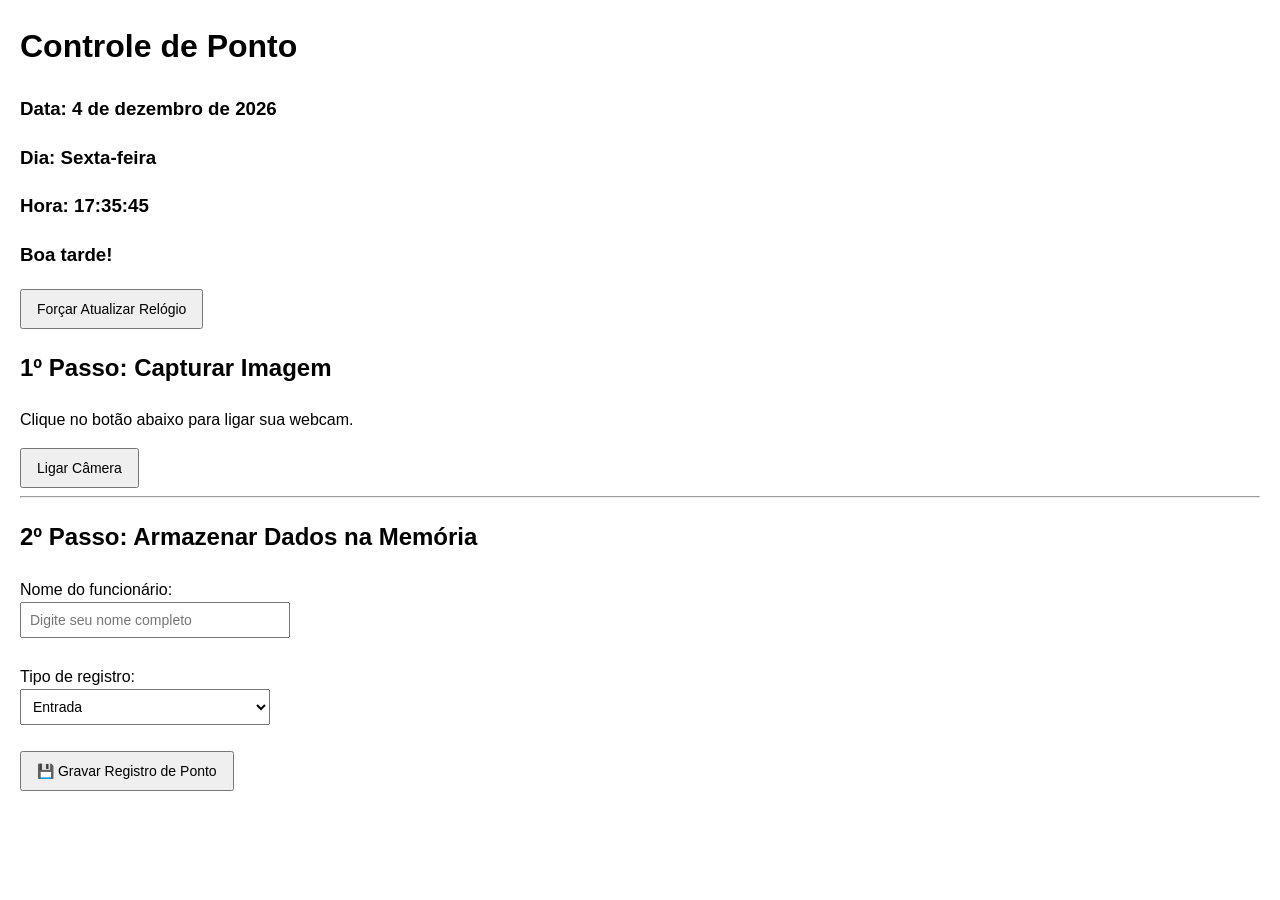
<file: index.html>
<!DOCTYPE html>
<html lang="pt-br">
<head>
    <meta charset="UTF-8">
    <meta name="viewport" content="width=device-width, initial-scale=1.0">
    <title>Controle de Ponto</title>
    <style>
        body { font-family: Arial, sans-serif; margin: 20px; line-height: 1.6; }
        button { padding: 10px 15px; font-size: 14px; cursor: pointer; margin-right: 5px; }
        input, select { padding: 8px; width: 250px; font-size: 14px; }
    </style>
</head>
<body>

    <h1>Controle de Ponto</h1>

    <h3 id="data">Data: Carregando...</h3>
    <h3 id="dia">Dia: Carregando...</h3>
    <h3 id="hora">Hora: Carregando...</h3>
    <h3 id="saudacao">Saudação: Carregando...</h3>

    <button onclick="Atualizar()">Forçar Atualizar Relógio</button>


    <h2>1º Passo: Capturar Imagem</h2>
    <p>Clique no botão abaixo para ligar sua webcam.</p>
    
    <button onclick="abrirCamera()">Ligar Câmera</button>

    <div id="camera" style="display: none; margin-top: 15px;">
        <h3>Sua câmera está ativa:</h3>
        <video id="video" width="400" autoplay style="border: 2px dashed #666;"></video>
        <br><br>
        <button onclick="capturarFoto()">📸 Capturar Foto do Ponto</button>
    </div>

   
    <canvas id="canvas" style="display: none;"></canvas>
    
  
    <div id="registro"></div>

    <hr>
    <h2>2º Passo: Armazenar Dados na Memória</h2>
    
    <label for="nome">Nome do funcionário:</label><br>
    <input type="text" id="nome" placeholder="Digite seu nome completo"><br><br>

    <label for="tipoRegistro">Tipo de registro:</label><br>
    <select id="tipoRegistro">
       <option value="Entrada">Entrada</option>
       <option value="Saída">Saída</option>
    </select><br><br>
    
    <button onclick="registrarPonto()">💾 Gravar Registro de Ponto</button>
    <p id="mensagemRegistrar"></p>
    
    
    <script src="script.js"></script>
</body>
</html>
</file>
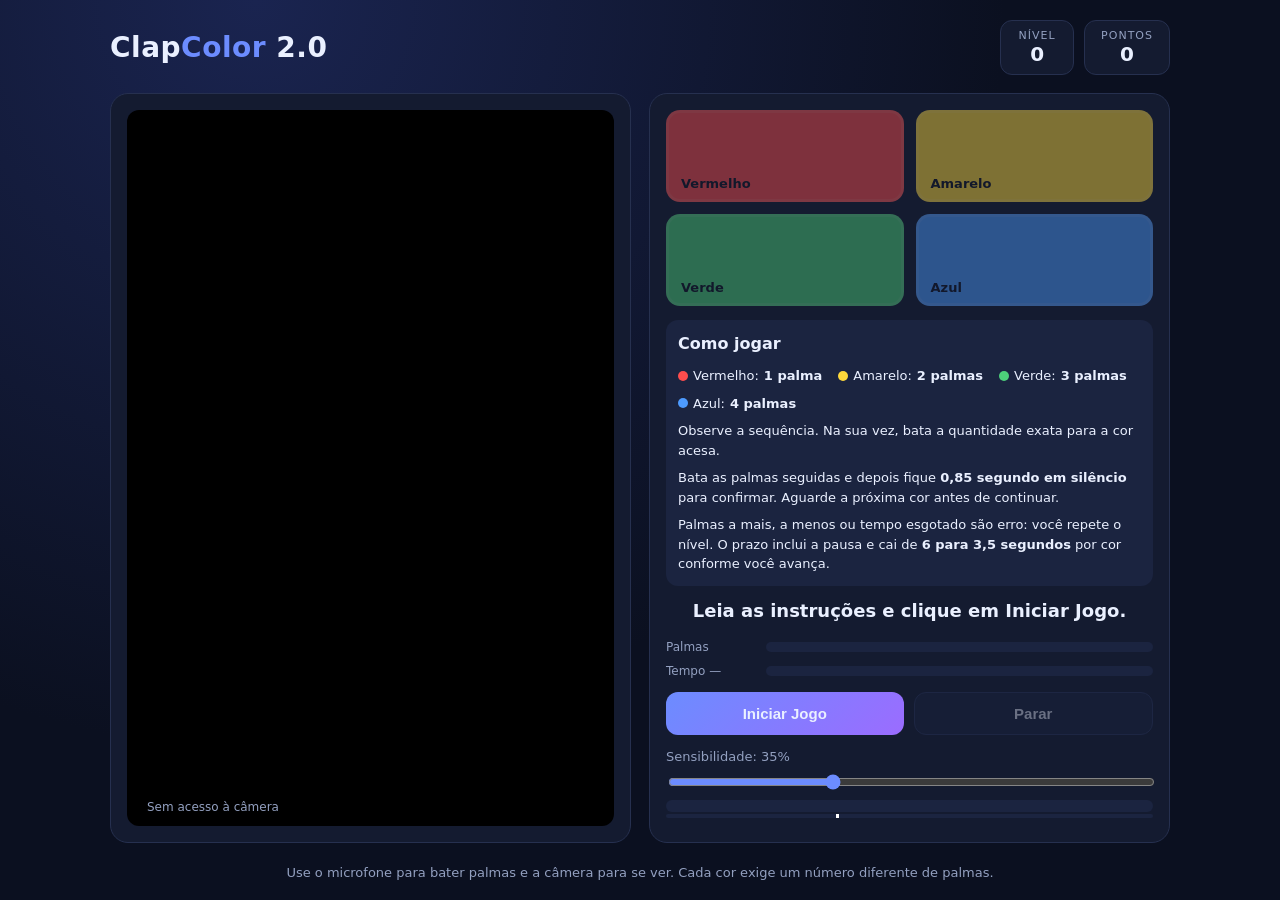
<file: clapcolor/index.html>
<!DOCTYPE html>
<html lang="pt-BR">

<head>
  <meta charset="UTF-8" />
  <meta name="viewport" content="width=device-width, initial-scale=1.0" />
  <title>ClapColor 2.0 — Jogo de Memória com Palmas</title>
  <link rel="stylesheet" href="css.css" />
</head>

<body>
  <div class="app">
    <header class="topbar">
      <h1>Clap<span>Color</span> 2.0</h1>

      <div class="hud">
        <div class="hud-item">
          <span class="hud-label">Nível</span>
          <span id="level">0</span>
        </div>

        <div class="hud-item">
          <span class="hud-label">Pontos</span>
          <span id="score">0</span>
        </div>
      </div>
    </header>

    <main class="stage">
      <!-- Câmera + feedback -->
      <section class="camera-panel">
        <video id="camera" autoplay playsinline muted></video>
        <div id="clapFlash" class="clap-flash"></div>
        <div class="cam-badge" id="camStatus">Câmera desligada</div>
      </section>

      <!-- Painel de jogo -->
      <section class="board-panel">

        <div class="pads" id="pads">
          <!-- preenchido via JS -->
        </div>

        <section class="instructions" aria-labelledby="instructionsTitle">
          <h2 id="instructionsTitle">Como jogar</h2>
          <div class="legend" id="legend"><!-- preenchido via JS --></div>
          <p>Observe a sequência. Na sua vez, bata a quantidade exata para a cor acesa.</p>
          <p>Bata as palmas seguidas e depois fique <strong>0,85 segundo em silêncio</strong> para confirmar. Aguarde a
            próxima cor antes de continuar.</p>
          <p>Palmas a mais, a menos ou tempo esgotado são erro: você repete o nível. O prazo inclui a pausa e cai de
            <strong>6 para 3,5 segundos</strong> por cor conforme você avança.</p>
        </section>

        <div class="prompt" id="prompt" role="status">Leia as instruções e clique em Iniciar Jogo.</div>

        <!-- Barras: progresso de palmas + tempo restante da etapa -->
        <div class="bars">
          <div class="bar-row">
            <span class="bar-label">Palmas</span>
            <div class="progress">
              <div class="progress-bar" id="progressBar"></div>
            </div>
          </div>

          <div class="bar-row">
            <span class="bar-label">Tempo <span id="timeValue">—</span></span>
            <div class="progress time">
              <div class="progress-bar time-bar" id="timeBar"></div>
            </div>
          </div>
        </div>

        <div class="controls">
          <button id="startBtn" class="btn primary">Iniciar Jogo</button>
          <button id="stopBtn" class="btn" disabled>Parar</button>
        </div>

        <!-- Medidor de som do microfone -->
        <div class="mic-meter">
          <label for="sensitivity">
            Sensibilidade: <span id="sensValue">35</span>%
          </label>

          <input type="range" id="sensitivity" min="5" max="95" value="35" />

          <div class="meter-track">
            <div class="meter-fill" id="meterFill"></div>
          </div>

          <div class="meter-track threshold">
            <div class="threshold-line" id="thresholdLine"></div>
          </div>
        </div>
      </section>
    </main>

    <footer class="footer">
      <p>
        Use o microfone para bater palmas e a câmera para se ver.
        Cada cor exige um número diferente de palmas.
      </p>
    </footer>
  </div>

  <script src="script.js"></script>
</body>

</html>
</file>
<file: clapcolor/css.css>
:root {
  --bg: #0b1020;
  --panel: #141b30;
  --panel-2: #1b2440;
  --text: #eaf0ff;
  --muted: #93a0c0;
  --accent: #6c8cff;
  --red: #ff4d4d;
  --yellow: #ffd93b;
  --green: #4dd07a;
  --blue: #4d9bff;
}

* { box-sizing: border-box; }

body {
  margin: 0;
  min-height: 100vh;
  font-family: "Segoe UI", system-ui, -apple-system, sans-serif;
  background: radial-gradient(circle at 20% 0%, #1a2450 0%, var(--bg) 55%);
  color: var(--text);
}

.app {
  max-width: 1100px;
  margin: 0 auto;
  padding: 20px;
  display: flex;
  flex-direction: column;
  gap: 18px;
  min-height: 100vh;
}

/* ---------- Topbar ---------- */
.topbar {
  display: flex;
  align-items: center;
  justify-content: space-between;
  flex-wrap: wrap;
  gap: 12px;
}

.topbar h1 {
  font-size: 28px;
  margin: 0;
  letter-spacing: 0.5px;
}

.topbar h1 span { color: var(--accent); }

.hud { display: flex; gap: 10px; }

.hud-item {
  background: var(--panel);
  border: 1px solid #26304f;
  border-radius: 12px;
  padding: 8px 16px;
  display: flex;
  flex-direction: column;
  align-items: center;
  min-width: 74px;
}

.hud-label { font-size: 11px; color: var(--muted); text-transform: uppercase; letter-spacing: 1px; }
.hud-item span:last-child { font-size: 20px; font-weight: 700; }

/* ---------- Stage ---------- */
.stage {
  display: grid;
  grid-template-columns: 1fr 1fr;
  gap: 18px;
  flex: 1;
}

@media (max-width: 820px) {
  .stage { grid-template-columns: 1fr; }
}

.camera-panel, .board-panel {
  background: var(--panel);
  border: 1px solid #26304f;
  border-radius: 18px;
  padding: 16px;
  position: relative;
}

/* ---------- Câmera ---------- */
.camera-panel {
  display: flex;
  align-items: center;
  justify-content: center;
  overflow: hidden;
  min-height: 300px;
}

#camera {
  width: 100%;
  height: 100%;
  object-fit: cover;
  border-radius: 12px;
  transform: scaleX(-1); /* efeito espelho */
  background: #000;
}

.cam-badge {
  position: absolute;
  bottom: 24px;
  left: 24px;
  background: rgba(0,0,0,0.6);
  padding: 4px 12px;
  border-radius: 20px;
  font-size: 12px;
  color: var(--muted);
}

.clap-flash {
  position: absolute;
  inset: 16px;
  border-radius: 12px;
  background: #fff;
  opacity: 0;
  pointer-events: none;
  transition: opacity 0.08s ease;
}

.clap-flash.active { opacity: 0.55; }

/* ---------- Painel de jogo ---------- */
.board-panel { display: flex; flex-direction: column; gap: 14px; min-width: 0; }

.instructions {
  padding: 12px;
  border-radius: 12px;
  background: var(--panel-2);
  font-size: 13px;
  line-height: 1.5;
}
.instructions h2 { font-size: 16px; margin: 0 0 10px; }
.instructions p { margin: 8px 0 0; }
.legend { display: flex; flex-wrap: wrap; gap: 8px 16px; }
.legend-item { display: inline-flex; align-items: center; gap: 5px; }
.legend-dot { width: 10px; height: 10px; border-radius: 50%; flex-shrink: 0; }
.pad > span { color: #101525; }
.bars { display: flex; flex-direction: column; gap: 10px; }
.bar-row { display: grid; grid-template-columns: 92px 1fr; align-items: center; gap: 8px; }
.bar-label { font-size: 12px; color: var(--muted); }
.time-bar { background: linear-gradient(90deg, #ffd93b, #4dd07a); transition: width 0.05s linear; }


.pads {
  display: grid;
  grid-template-columns: 1fr 1fr;
  gap: 12px;
}

.pad {
  height: 92px;
  border-radius: 14px;
  border: 3px solid rgba(255,255,255,0.08);
  opacity: 0.45;
  transition: transform 0.12s ease, opacity 0.12s ease, box-shadow 0.12s ease;
  display: flex;
  align-items: flex-end;
  justify-content: space-between;
  padding: 8px 12px;
  font-weight: 700;
  font-size: 13px;
  color: rgba(0,0,0,0.6);
  cursor: default;
}

.pad .pad-claps {
  background: rgba(0,0,0,0.35);
  color: #fff;
  border-radius: 20px;
  padding: 2px 10px;
  font-size: 12px;
}

.pad.active,
.pad.flash {
  opacity: 1;
  transform: scale(1.04);
  box-shadow: 0 0 30px currentColor;
}

.pad.pad-error { animation: shake 0.4s; }

@keyframes shake {
  0%,100% { transform: translateX(0); }
  25% { transform: translateX(-6px); }
  75% { transform: translateX(6px); }
}

.pad-red { background: var(--red); color: var(--red); }
.pad-yellow { background: var(--yellow); color: var(--yellow); }
.pad-green { background: var(--green); color: var(--green); }
.pad-blue { background: var(--blue); color: var(--blue); }

.prompt {
  text-align: center;
  font-size: 18px;
  font-weight: 600;
  min-height: 26px;
}

.progress {
  height: 10px;
  background: var(--panel-2);
  border-radius: 20px;
  overflow: hidden;
}

.progress-bar {
  height: 100%;
  width: 0%;
  background: linear-gradient(90deg, var(--accent), #9b6cff);
  transition: width 0.15s ease;
}

/* ---------- Controles ---------- */
.controls { display: flex; gap: 10px; }

.btn {
  flex: 1;
  padding: 12px 18px;
  border-radius: 12px;
  border: 1px solid #2c3860;
  background: var(--panel-2);
  color: var(--text);
  font-size: 15px;
  font-weight: 600;
  cursor: pointer;
  transition: filter 0.15s ease, transform 0.1s ease;
}

.btn:hover:not(:disabled) { filter: brightness(1.2); }
.btn:active:not(:disabled) { transform: scale(0.98); }
.btn:disabled { opacity: 0.4; cursor: not-allowed; }

.btn.primary {
  background: linear-gradient(135deg, var(--accent), #9b6cff);
  border: none;
}

/* ---------- Medidor de microfone ---------- */
.mic-meter { display: flex; flex-direction: column; gap: 8px; }

.mic-meter label { font-size: 13px; color: var(--muted); }

.mic-meter input[type="range"] { width: 100%; accent-color: var(--accent); }

.meter-track {
  height: 12px;
  background: var(--panel-2);
  border-radius: 20px;
  overflow: hidden;
  position: relative;
}

.meter-track.threshold { height: 4px; margin-top: -6px; }

.meter-fill {
  height: 100%;
  width: 0%;
  background: linear-gradient(90deg, #4dd07a, #ffd93b, #ff4d4d);
  transition: width 0.05s linear;
}

.threshold-line {
  position: absolute;
  top: 0;
  bottom: 0;
  width: 3px;
  background: #fff;
  left: 35%;
  transition: left 0.1s ease;
}

/* ---------- Footer ---------- */
.footer p {
  text-align: center;
  color: var(--muted);
  font-size: 13px;
  margin: 4px 0 0;
}
</file>
